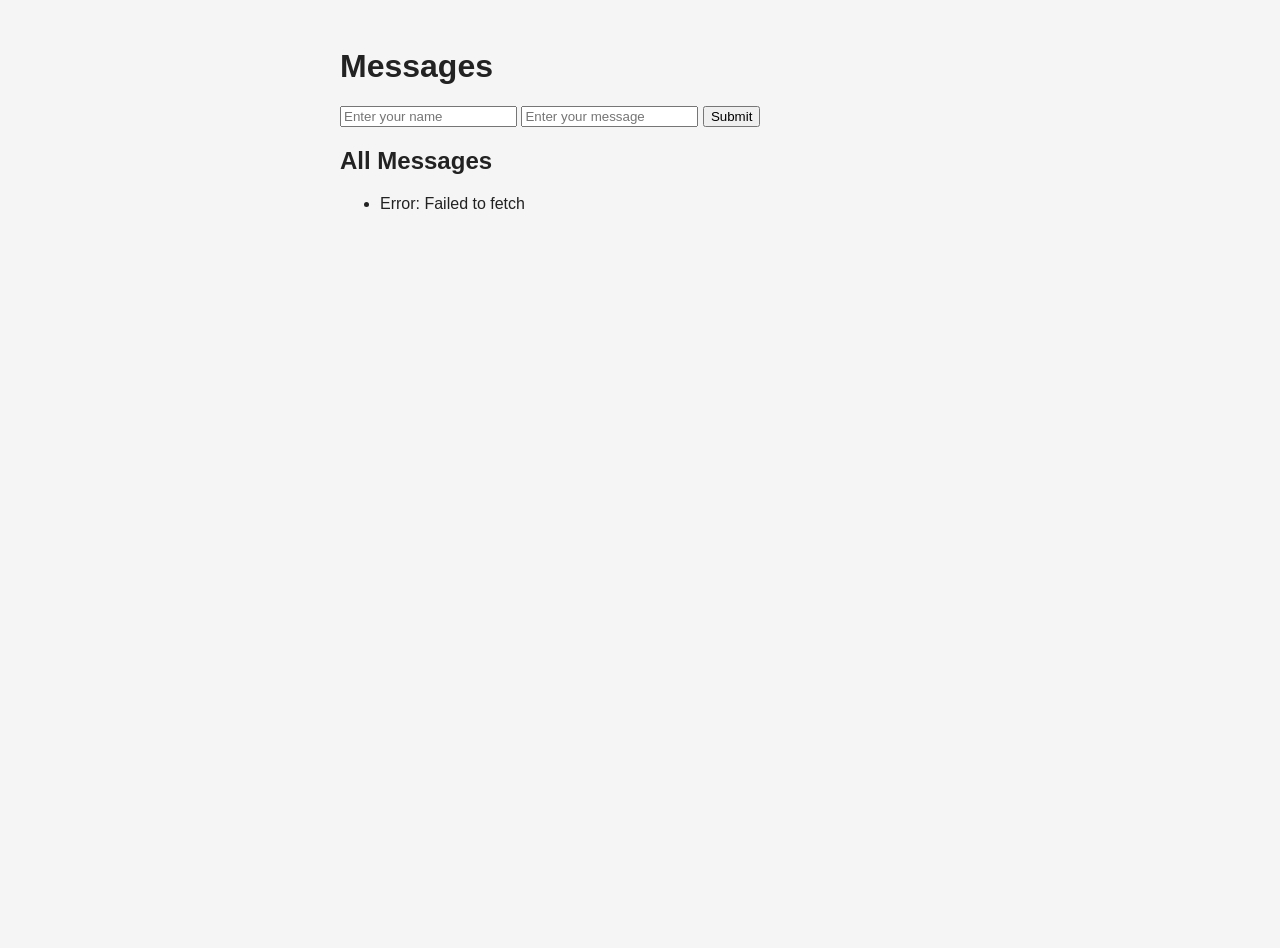
<file: Foundations/index.html>
<!DOCTYPE html>
<html lang="en">
  <head>
    <meta charset="UTF-8">
    <meta name="viewport" content="width=device-width, initial-scale=1.0">
    <link rel="stylesheet" href="./styles.css">
  </head>
  <body>
    <main>
      <h1 id="app"></h1>
      <form id="message-form">
        <input type="text" name="name" placeholder="Enter your name" required>
        <input type="text" name="message" placeholder="Enter your message" required>
        <button id="submit" type="submit">Submit</button>
        <button id="cancel-edit" type="button" hidden>Cancel</button>
      </form>
      <section>
        <h2>All Messages</h2>
        <ul id="messages-list"></ul>
      </section>
    </main>
    <script src="./api.js" defer></script>
    <script src="./messages.js" defer></script>
    <script src="./main.js" defer></script>
  </body>
</html>
</file>
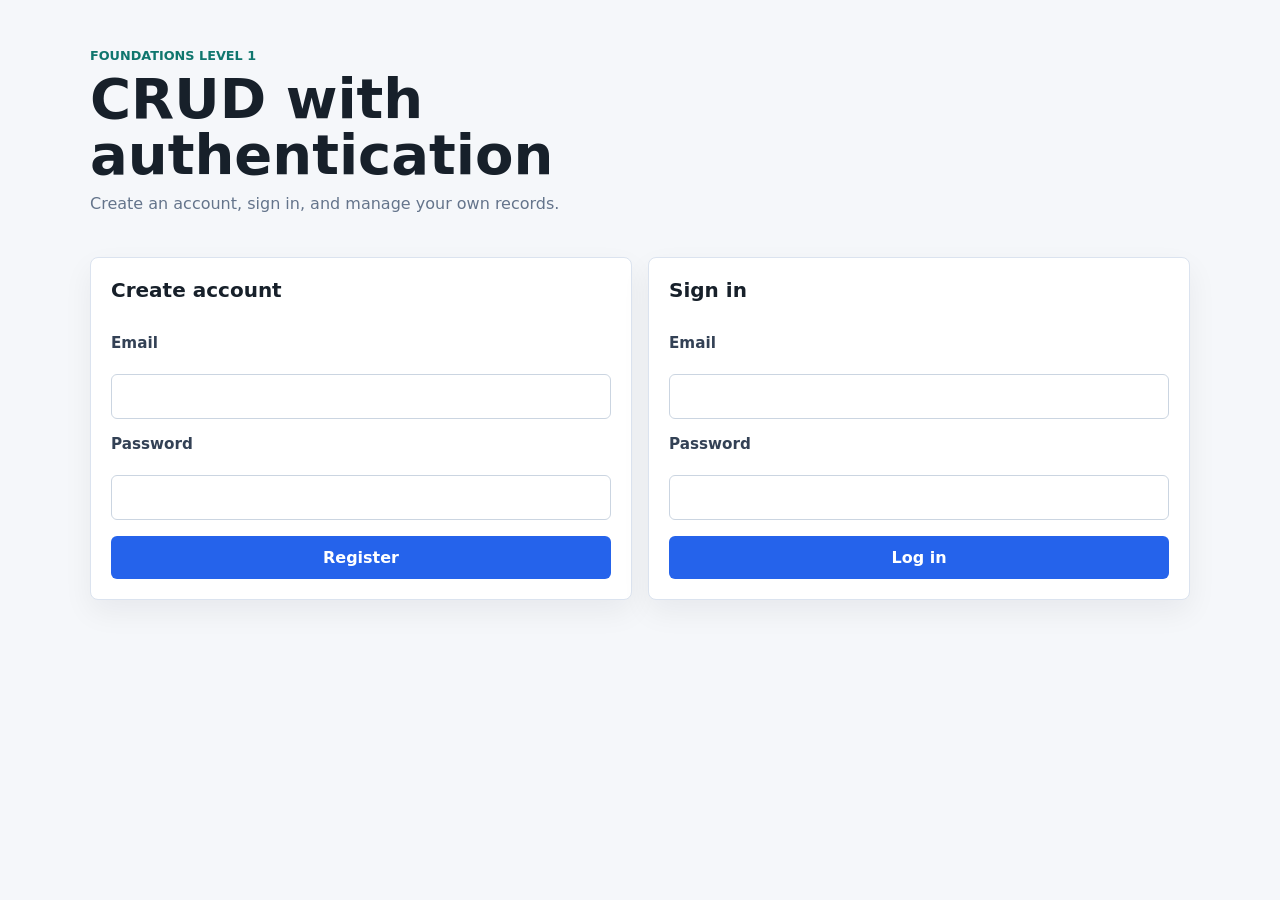
<file: Foundations1/index.html>
<!DOCTYPE html>
<html lang="en">

<head>
    <meta charset="UTF-8" />
    <meta name="viewport" content="width=device-width, initial-scale=1.0" />
    <title>Foundations Level 1</title>
    <link rel="stylesheet" href="style.css" />
</head>

<body>
    <main class="app">
        <section class="panel auth-panel" id="auth-view">
            <div class="panel-header">
                <p class="eyebrow">Foundations Level 1</p>
                <h1>CRUD with authentication</h1>
                <p class="muted">Create an account, sign in, and manage your own records.</p>
            </div>

            <div class="auth-grid">
                <form class="card form" id="register-form">
                    <h2>Create account</h2>

                    <label for="register-email">Email</label>
                    <input id="register-email" name="email" type="email" autocomplete="email" required />

                    <label for="register-password">Password</label>
                    <input id="register-password" name="password" type="password" autocomplete="new-password"
                        required />

                    <button type="submit">Register</button>
                </form>

                <form class="card form" id="login-form">
                    <h2>Sign in</h2>

                    <label for="login-email">Email</label>
                    <input id="login-email" name="email" type="email" autocomplete="email" required />

                    <label for="login-password">Password</label>
                    <input id="login-password" name="password" type="password" autocomplete="current-password"
                        required />

                    <button type="submit">Log in</button>
                </form>
            </div>

            <p class="status" id="auth-status" aria-live="polite"></p>
        </section>

        <section class="panel hidden" id="app-view">
            <header class="topbar">
                <div>
                    <p class="eyebrow">Signed in</p>
                    <h1>Your items</h1>
                </div>

                <button class="secondary-button" id="logout-button" type="button">Log out</button>
            </header>

            <form class="card item-form" id="item-form">
                <div>
                    <label for="item-name">Name</label>
                    <input id="item-name" name="name" type="text" required />
                </div>

                <button type="submit">Add item</button>
            </form>

            <p class="status" id="item-status" aria-live="polite"></p>

            <section class="items-section">
                <div class="section-header">
                    <h2>Records</h2>
                    <p class="muted">Only records owned by the signed-in user should appear here.</p>
                </div>

                <ul class="item-list" id="item-list">
                    <li class="empty-state">No items yet.</li>
                </ul>
            </section>
        </section>
    </main>

    <script src="app.js"></script>
</body>

</html>
</file>
<file: Foundations/styles.css>
* {
	box-sizing: border-box;
}

body {
  margin: 0;
  min-height: 100vh;
  font-family: Arial, sans-serif;
  color: #222222;
  background: #f5f5f5;
}

main {
  width: min(600px, calc(100% - 32px));
  margin: 48px auto;
}
</file>
<file: Foundations1/style.css>
* {
    box-sizing: border-box;
}

:root {
    color-scheme: light;
    font-family: Inter, ui-sans-serif, system-ui, -apple-system, BlinkMacSystemFont, "Segoe UI", sans-serif;
    color: #17202a;
    background: #f5f7fa;
}

body {
    margin: 0;
    min-height: 100vh;
    background: #f5f7fa;
}

button,
input,
textarea {
    font: inherit;
}

button {
    border: 0;
    border-radius: 6px;
    padding: 0.75rem 1rem;
    color: #ffffff;
    background: #2563eb;
    cursor: pointer;
    font-weight: 700;
}

button:hover {
    background: #1d4ed8;
}

button:focus,
input:focus,
textarea:focus {
    outline: 3px solid rgba(37, 99, 235, 0.25);
    outline-offset: 2px;
}

input,
textarea {
    width: 100%;
    border: 1px solid #cbd5e1;
    border-radius: 6px;
    padding: 0.75rem;
    color: #17202a;
    background: #ffffff;
}

textarea {
    resize: vertical;
}

label {
    display: block;
    margin-bottom: 0.4rem;
    color: #334155;
    font-size: 0.95rem;
    font-weight: 700;
}

h1,
h2,
p {
    margin-top: 0;
}

h1 {
    margin-bottom: 0.5rem;
    font-size: clamp(2rem, 6vw, 3.5rem);
    line-height: 1;
}

h2 {
    margin-bottom: 1rem;
    font-size: 1.25rem;
}

.app {
    width: min(1100px, calc(100% - 2rem));
    margin: 0 auto;
    padding: 3rem 0;
}

.panel {
    display: grid;
    gap: 1.5rem;
}

.panel-header {
    max-width: 680px;
}

.eyebrow {
    margin-bottom: 0.5rem;
    color: #0f766e;
    font-size: 0.8rem;
    font-weight: 800;
    letter-spacing: 0;
    text-transform: uppercase;
}

.muted {
    color: #64748b;
    line-height: 1.6;
}

.auth-grid {
    display: grid;
    grid-template-columns: repeat(2, minmax(0, 1fr));
    gap: 1rem;
}

.card {
    border: 1px solid #dbe3ef;
    border-radius: 8px;
    padding: 1.25rem;
    background: #ffffff;
    box-shadow: 0 12px 30px rgba(15, 23, 42, 0.06);
}

.form,
.item-form {
    display: grid;
    gap: 1rem;
}

.status {
    min-height: 1.5rem;
    color: #334155;
    font-weight: 700;
}

.topbar {
    display: flex;
    align-items: center;
    justify-content: space-between;
    gap: 1rem;
}

.secondary-button {
    color: #17202a;
    background: #e2e8f0;
}

.secondary-button:hover {
    background: #cbd5e1;
}

.item-form {
    grid-template-columns: 1fr auto;
    align-items: end;
}

.items-section {
    display: grid;
    gap: 1rem;
}

.section-header {
    display: flex;
    align-items: end;
    justify-content: space-between;
    gap: 1rem;
}

.section-header h2 {
    margin-bottom: 0;
}

.item-list {
    display: grid;
    gap: 0.75rem;
    padding: 0;
    margin: 0;
    list-style: none;
}

.item-list li {
    border: 1px solid #dbe3ef;
    border-radius: 8px;
    padding: 1rem;
    background: #ffffff;
}

.item-edit-form {
    display: grid;
    grid-template-columns: auto 1fr auto auto;
    align-items: center;
    gap: 0.75rem;
}

.item-checkbox {
    display: inline-flex;
    align-items: center;
    gap: 0.35rem;
    margin: 0;
}

.item-checkbox input {
    width: auto;
}

.item-edit-input {
    min-width: 0;
}

.empty-state {
    color: #64748b;
    text-align: center;
}

.hidden {
    display: none;
}

@media (max-width: 760px) {
    .app {
        padding: 2rem 0;
    }

    .auth-grid,
    .item-edit-form,
    .item-form {
        grid-template-columns: 1fr;
    }

    .topbar,
    .section-header {
        align-items: flex-start;
        flex-direction: column;
    }

    .topbar button {
        width: 100%;
    }
}
</file>
